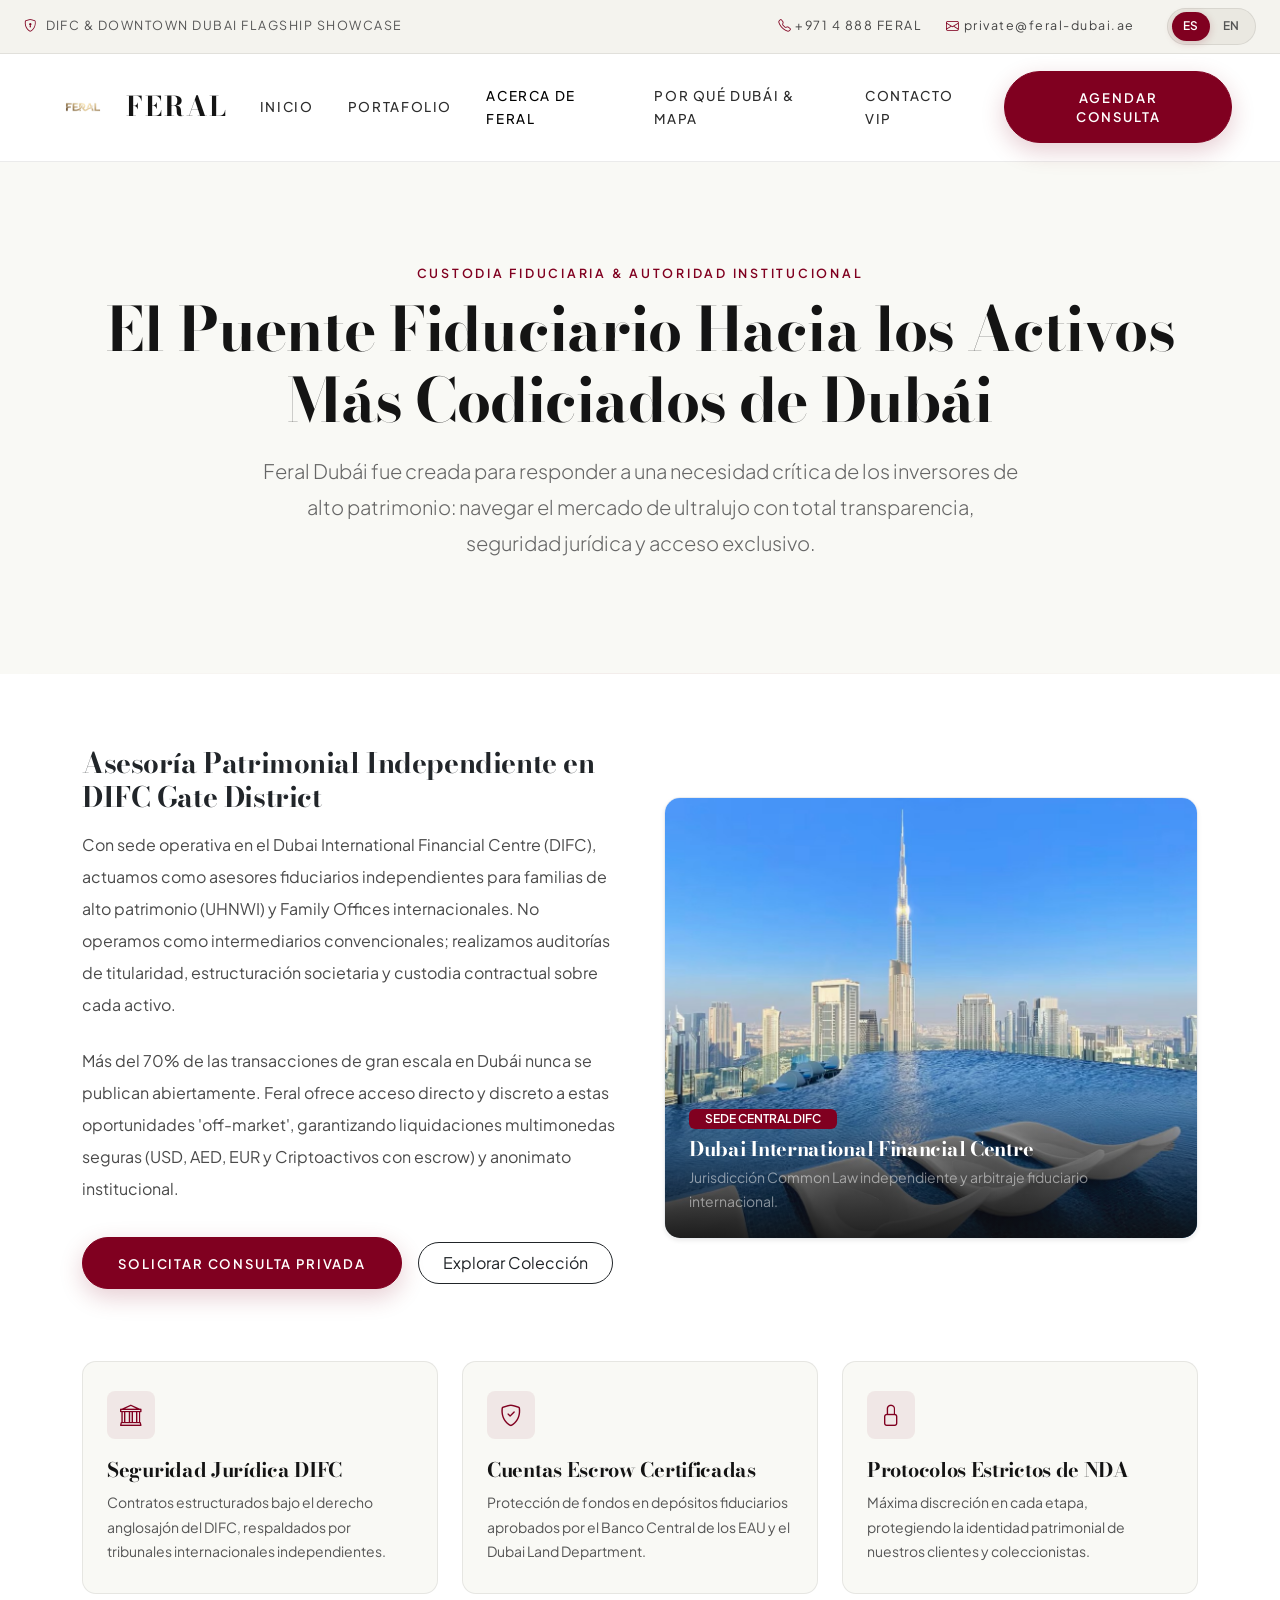
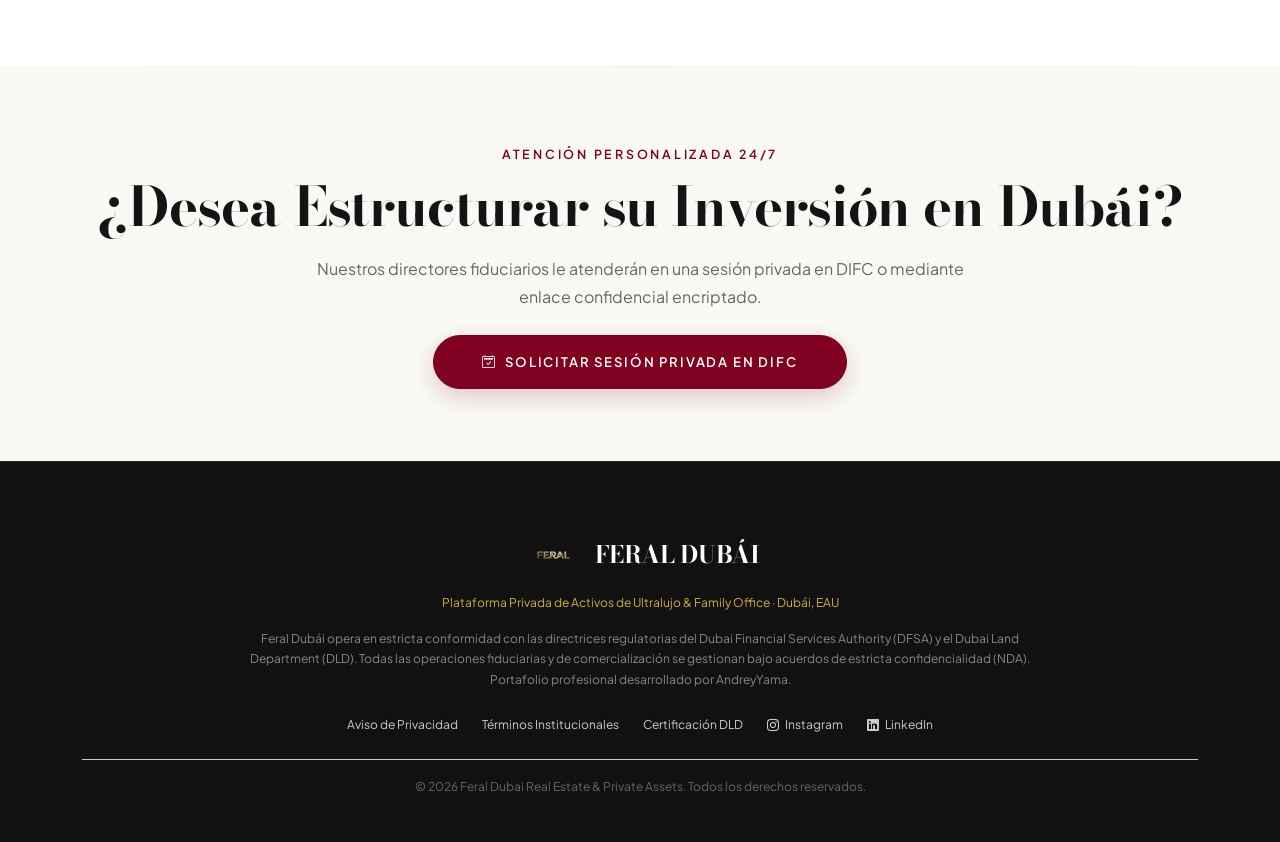
<file: acerca-de.html>
<!DOCTYPE html>
<html lang="es">
<head>
    <meta charset="UTF-8">
    <meta name="viewport" content="width=device-width, initial-scale=1.0, maximum-scale=5.0">
    <title>Acerca de Feral Dubái | Gobernanza Fiduciaria & Family Office DIFC</title>
    
    <!-- Meta SEO & Open Graph -->
    <meta name="description" content="Conozca el rol fiduciario, la arquitectura jurídica bajo DIFC Common Law y el acceso off-market exclusivo de Feral Dubái para familias de alto patrimonio (UHNWI).">
    <meta name="theme-color" content="#F9F9F5">

    <!-- Bootstrap 5.3.3 CSS -->
    <link href="https://cdn.jsdelivr.net/npm/bootstrap@5.3.3/dist/css/bootstrap.min.css" rel="stylesheet">
    
    <!-- Bootstrap Icons 1.11.3 -->
    <link rel="stylesheet" href="https://cdn.jsdelivr.net/npm/bootstrap-icons@1.11.3/font/bootstrap-icons.min.css">
    
    <!-- Google Fonts: Bodoni Moda (Editorial Serif) & Plus Jakarta Sans (Clean Modern Sans) -->
    <link rel="preconnect" href="https://fonts.googleapis.com">
    <link rel="preconnect" href="https://fonts.gstatic.com" crossorigin>
    <link href="https://fonts.googleapis.com/css2?family=Bodoni+Moda:ital,opsz,wght@0,6..96,400;0,6..96,600;0,6..96,700;1,6..96,400;1,6..96,600&family=Plus+Jakarta+Sans:wght@300;400;500;600;700&display=swap" rel="stylesheet">
    
    <!-- Master Luxury Stylesheet -->
    <link rel="stylesheet" href="./css/styles.css">
</head>
<body>

    <!-- ==========================================
         TOP BAR DE CONTACTO INSTITUCIONAL (DESKTOP)
         ========================================== -->
    <div class="top-bar py-2 px-4 d-none d-lg-flex justify-content-between align-items-center">
        <div class="d-flex align-items-center gap-2">
            <i class="bi bi-shield-lock text-burgundy"></i>
            <span data-i18n="topbar.flagship">DIFC & DOWNTOWN DUBAI FLAGSHIP SHOWCASE</span>
        </div>
        <div class="d-flex align-items-center gap-4">
            <a href="tel:+97148883372" class="d-flex align-items-center gap-1">
                <i class="bi bi-telephone text-burgundy"></i>
                <span data-i18n="topbar.phone">+971 4 888 FERAL</span>
            </a>
            <a href="mailto:private@feral-dubai.ae" class="d-flex align-items-center gap-1">
                <i class="bi bi-envelope text-burgundy"></i>
                <span data-i18n="topbar.email">private@feral-dubai.ae</span>
            </a>
            <!-- Selector Bilingüe Desktop -->
            <div class="lang-switcher ms-2">
                <button type="button" class="lang-btn active" data-lang="es">ES</button>
                <button type="button" class="lang-btn" data-lang="en">EN</button>
            </div>
        </div>
    </div>

    <!-- ==========================================
         BARRA DE NAVEGACIÓN PRINCIPAL
         ========================================== -->
    <nav class="navbar navbar-expand-lg sticky-top navbar-feral">
        <div class="container-fluid px-2 px-md-4">
            <!-- Brand Logo & Nombre -->
            <a class="navbar-brand d-flex align-items-center gap-2" href="index.html">
                <img src="./assets/logo.png" alt="Feral Dubái Logo" class="brand-logo" onerror="this.style.display='none'">
                <span class="brand-title">FERAL</span>
            </a>

            <!-- Acciones Móviles: Selector de Idioma + Menú Hamburguesa -->
            <div class="d-flex align-items-center gap-2 d-lg-none">
                <div class="lang-switcher">
                    <button type="button" class="lang-btn active" data-lang="es">ES</button>
                    <button type="button" class="lang-btn" data-lang="en">EN</button>
                </div>
                <button class="navbar-toggler-luxury" type="button" data-bs-toggle="offcanvas" data-bs-target="#mobileMenu" aria-controls="mobileMenu" aria-label="Abrir Menú">
                    <i class="bi bi-list"></i>
                </button>
            </div>

            <!-- Navegación Desktop -->
            <div class="collapse navbar-collapse justify-content-end d-none d-lg-flex" id="navbarDesktop">
                <ul class="navbar-nav align-items-center gap-1">
                    <li class="nav-item">
                        <a class="nav-link text-uppercase" href="index.html#hero" data-i18n="nav.home">Inicio</a>
                    </li>
                    <li class="nav-item">
                        <a class="nav-link text-uppercase" href="index.html#catalogo" data-i18n="nav.portfolio">Portafolio</a>
                    </li>
                    <li class="nav-item">
                        <a class="nav-link text-uppercase active" href="acerca-de.html" data-i18n="nav.about">Acerca de Feral</a>
                    </li>
                    <li class="nav-item">
                        <a class="nav-link text-uppercase" href="index.html#mapa" data-i18n="nav.insights_map">Por Qué Dubái & Mapa</a>
                    </li>
                    <li class="nav-item">
                        <a class="nav-link text-uppercase" href="index.html#concierge" data-i18n="nav.concierge">Contacto VIP</a>
                    </li>
                    <li class="nav-item ms-2">
                        <a href="index.html#concierge" class="btn btn-feral-cta" data-i18n="nav.cta">
                            <i class="bi bi-calendar2-check"></i> Agendar Consulta
                        </a>
                    </li>
                </ul>
            </div>
        </div>
    </nav>

    <!-- ==========================================
         OFFCANVAS MOBILE DRAWER FLOTANTE
         ========================================== -->
    <div class="offcanvas offcanvas-end offcanvas-luxury" tabindex="-1" id="mobileMenu" aria-labelledby="mobileMenuLabel">
        <div class="offcanvas-header d-flex justify-content-between align-items-center">
            <div class="d-flex align-items-center">
                <img src="./assets/logo.png" alt="Feral Logo" class="brand-logo me-2" style="height: 32px;" onerror="this.style.display='none'">
                <span class="font-heading fw-bold fs-4 text-dark">FERAL DUBÁI</span>
            </div>
            <button type="button" class="btn-close" data-bs-dismiss="offcanvas" aria-label="Cerrar"></button>
        </div>
        <div class="offcanvas-body d-flex flex-column justify-content-between p-4">
            <ul class="navbar-nav mb-4">
                <li class="nav-item">
                    <a class="nav-link" href="index.html#hero">
                        <span data-i18n="nav.home">Inicio</span>
                        <i class="bi bi-chevron-right small text-burgundy"></i>
                    </a>
                </li>
                <li class="nav-item">
                    <a class="nav-link" href="index.html#catalogo">
                        <span data-i18n="nav.portfolio">Portafolio</span>
                        <i class="bi bi-chevron-right small text-burgundy"></i>
                    </a>
                </li>
                <li class="nav-item">
                    <a class="nav-link active" href="acerca-de.html">
                        <span data-i18n="nav.about">Acerca de Feral</span>
                        <i class="bi bi-chevron-right small text-burgundy"></i>
                    </a>
                </li>
                <li class="nav-item">
                    <a class="nav-link" href="index.html#mapa">
                        <span data-i18n="nav.insights_map">Por Qué Dubái & Mapa</span>
                        <i class="bi bi-chevron-right small text-burgundy"></i>
                    </a>
                </li>
                <li class="nav-item">
                    <a class="nav-link" href="index.html#concierge">
                        <span data-i18n="nav.concierge">Contacto VIP</span>
                        <i class="bi bi-chevron-right small text-burgundy"></i>
                    </a>
                </li>
            </ul>

            <div class="mobile-drawer-footer border-top border-light-subtle pt-4">
                <div class="d-flex justify-content-between align-items-center mb-4">
                    <span class="small text-muted text-uppercase tracking-widest">Idioma / Language</span>
                    <div class="lang-switcher">
                        <button type="button" class="lang-btn active" data-lang="es">ES</button>
                        <button type="button" class="lang-btn" data-lang="en">EN</button>
                    </div>
                </div>
                
                <a href="index.html#concierge" class="btn btn-feral-cta w-100 mb-3" data-i18n="nav.cta">
                    <i class="bi bi-calendar2-check"></i> Agendar Consulta
                </a>
            </div>
        </div>
    </div>

    <!-- ==========================================
         HERO INSTITUCIONAL DE "ACERCA DE FERAL"
         ========================================== -->
    <header class="about-hero-section text-center position-relative py-5">
        <div class="container py-4 py-md-5">
            <span class="section-tag" data-i18n="about.badge">Gobernanza Fiduciaria & Family Office DIFC</span>
            <h1 class="font-heading section-title mt-2 mb-3" style="font-size: clamp(2.3rem, 5vw, 3.8rem);">
                El Puente Fiduciario Hacia los Activos Más Codiciados de Dubái
            </h1>
            <p class="fs-5 fw-light text-muted mx-auto" style="max-width: 760px; line-height: 1.8;" data-i18n="about.lead">
                Feral Dubái fue creada para responder a una necesidad crítica de los inversores de alto patrimonio: navegar el mercado de ultralujo con total transparencia, seguridad jurídica y acceso exclusivo.
            </p>
        </div>
    </header>

    <hr class="luxury-divider">

    <!-- ==========================================
         CUERPO EDITORIAL & PILARES DE AUTORIDAD
         ========================================== -->
    <main class="about-content-section py-5" style="background-color: var(--feral-bg-white);">
        <div class="container py-4">
            <div class="row g-5 align-items-center mb-5">
                <div class="col-lg-6">
                    <h2 class="font-heading h3 fw-bold mb-3 text-dark">
                        Asesoría Patrimonial Independiente en DIFC Gate District
                    </h2>
                    <p class="lh-lg mb-4" style="color: #4A4A4A;" data-i18n="about.desc1">
                        Con sede operativa en el Dubai International Financial Centre (DIFC), actuamos como asesores fiduciarios independientes para familias de alto patrimonio (UHNWI) y Family Offices internacionales. No operamos como intermediarios convencionales; realizamos auditorías de titularidad, estructuración societaria y custodia contractual sobre cada activo.
                    </p>
                    <p class="lh-lg mb-4" style="color: #4A4A4A;" data-i18n="about.desc2">
                        Más del 70% de las transacciones de gran escala en Dubái nunca se publican abiertamente. Feral ofrece acceso directo y discreto a estas oportunidades 'off-market', garantizando liquidaciones multimonedas seguras (USD, AED, EUR y Criptoactivos con escrow) y anonimato institucional.
                    </p>
                    <div class="d-flex align-items-center gap-3 pt-2">
                        <a href="index.html#concierge" class="btn btn-feral-cta" data-i18n="hero.cta_vip">
                            <i class="bi bi-chat-left-text"></i> Solicitar Consulta Privada
                        </a>
                        <a href="index.html#catalogo" class="btn btn-outline-dark px-4 py-2 rounded-pill" data-i18n="hero.cta_catalog">
                            Explorar Colección
                        </a>
                    </div>
                </div>

                <div class="col-lg-6">
                    <div class="position-relative rounded-4 overflow-hidden shadow-sm border border-light-subtle">
                        <img src="./assets/img-pagina/fondo.jpg" alt="DIFC Family Office Architecture" class="w-100 object-fit-cover" style="height: 440px; filter: brightness(0.96) contrast(1.04);">
                        <div class="position-absolute bottom-0 start-0 w-100 p-4" style="background: linear-gradient(transparent, rgba(15,15,15,0.88));">
                            <span class="badge px-3 py-1 mb-2 text-uppercase fw-semibold" style="background-color: var(--feral-burgundy); color: #FFFFFF;">Sede Central DIFC</span>
                            <h4 class="font-heading h5 text-white mb-1">Dubai International Financial Centre</h4>
                            <p class="small text-white-50 mb-0">Jurisdicción Common Law independiente y arbitraje fiduciario internacional.</p>
                        </div>
                    </div>
                </div>
            </div>

            <!-- Cuadrícula de 3 Pilares Fiduciarios -->
            <div class="row g-4 mt-2">
                <div class="col-md-4">
                    <div class="pillar-card h-100">
                        <div class="pillar-icon">
                            <i class="bi bi-bank"></i>
                        </div>
                        <h3 class="font-heading h5 mb-2" data-i18n="about.pillar1_title">Seguridad Jurídica DIFC</h3>
                        <p class="small mb-0" style="color: #555555;" data-i18n="about.pillar1_desc">
                            Contratos estructurados bajo el derecho anglosajón del DIFC, respaldados por tribunales internacionales independientes y registro mercantil privado.
                        </p>
                    </div>
                </div>

                <div class="col-md-4">
                    <div class="pillar-card h-100">
                        <div class="pillar-icon">
                            <i class="bi bi-shield-check"></i>
                        </div>
                        <h3 class="font-heading h5 mb-2" data-i18n="about.pillar2_title">Cuentas Escrow Certificadas</h3>
                        <p class="small mb-0" style="color: #555555;" data-i18n="about.pillar2_desc">
                            Protección total de fondos en depósitos fiduciarios aprobados por el Banco Central de los EAU y el Dubai Land Department (DLD).
                        </p>
                    </div>
                </div>

                <div class="col-md-4">
                    <div class="pillar-card h-100">
                        <div class="pillar-icon">
                            <i class="bi bi-lock"></i>
                        </div>
                        <h3 class="font-heading h5 mb-2" data-i18n="about.pillar3_title">Protocolos Estrictos de NDA</h3>
                        <p class="small mb-0" style="color: #555555;" data-i18n="about.pillar3_desc">
                            Máxima discreción en cada etapa, protegiendo la identidad patrimonial, los vehículos societarios y las transacciones de nuestros clientes.
                        </p>
                    </div>
                </div>
            </div>
        </div>
    </main>

    <hr class="luxury-divider">

    <!-- ==========================================
         CALL TO ACTION INFERIOR DE ADVISORY
         ========================================== -->
    <section class="py-5 text-center" style="background-color: var(--feral-bg-base);">
        <div class="container py-4">
            <span class="section-tag" data-i18n="concierge.badge">Atención Personalizada 24/7</span>
            <h2 class="font-heading section-title mt-2 mb-3">¿Desea Estructurar su Inversión en Dubái?</h2>
            <p class="text-muted mx-auto mb-4" style="max-width: 660px;">
                Nuestros directores fiduciarios le atenderán en una sesión privada en DIFC o mediante enlace confidencial encriptado.
            </p>
            <a href="index.html#concierge" class="btn btn-feral-cta px-5 py-3">
                <i class="bi bi-calendar2-check"></i> Solicitar Sesión Privada en DIFC
            </a>
        </div>
    </section>

    <!-- ==========================================
         FOOTER INSTITUCIONAL DE ALTA GAMA
         ========================================== -->
    <footer class="footer-luxury text-center">
        <div class="container">
            <div class="d-flex justify-content-center align-items-center mb-3">
                <img src="./assets/logo.png" alt="Feral Logo" style="height: 36px; width: auto;" class="me-2" onerror="this.style.display='none'">
                <span class="font-heading fw-bold fs-4 text-white">FERAL DUBÁI</span>
            </div>
            
            <p class="small mb-3" style="color: #D4AF37;" data-i18n="footer.tagline">
                Plataforma Privada de Activos de Ultralujo & Family Office · Dubái, EAU
            </p>

            <p class="small mx-auto mb-4" style="max-width: 820px; line-height: 1.7; color: #888888;" data-i18n="footer.legal">
                Feral Dubái opera en estricta conformidad con las directrices regulatorias del Dubai Financial Services Authority (DFSA) y el Dubai Land Department (DLD). Todas las operaciones fiduciarias y de comercialización se gestionan bajo acuerdos de estricta confidencialidad (NDA). Portafolio profesional desarrollado por AndreyYama.
            </p>

            <div class="footer-links d-flex flex-wrap justify-content-center gap-4 mb-4 small">
                <a href="index.html#hero" data-i18n="footer.privacy">Aviso de Privacidad</a>
                <a href="index.html#hero" data-i18n="footer.terms">Términos Institucionales</a>
                <a href="index.html#hero" data-i18n="footer.dld">Certificación DLD</a>
                <a href="https://instagram.com" target="_blank" rel="noopener noreferrer"><i class="bi bi-instagram me-1"></i> Instagram</a>
                <a href="https://linkedin.com" target="_blank" rel="noopener noreferrer"><i class="bi bi-linkedin me-1"></i> LinkedIn</a>
            </div>

            <div class="small border-top border-secondary-subtle pt-3" style="color: #666666;" data-i18n="footer.copy">
                &copy; 2026 Feral Dubai Real Estate & Private Assets. Todos los derechos reservados.
            </div>
        </div>
    </footer>

    <!-- Bootstrap 5.3.3 Bundle JS -->
    <script src="https://cdn.jsdelivr.net/npm/bootstrap@5.3.3/dist/js/bootstrap.bundle.min.js"></script>
    
    <!-- Script Modular Principal -->
    <script type="module" src="./js/main.js"></script>
</body>
</html>
</file>
<file: css/styles.css>
/* ========================================================
   FERAL DUBÁI — LUXURY ASSETS & FAMILY OFFICE
   Master Stylesheet (Strategic Conversion Funnel & Luxury Light)
   ======================================================== */

@import url('https://fonts.googleapis.com/css2?family=Bodoni+Moda:ital,opsz,wght@0,6..96,400;0,6..96,600;0,6..96,700;1,6..96,400;1,6..96,600&family=Plus+Jakarta+Sans:wght@300;400;500;600;700&display=swap');

:root {
  /* ========================================================
     OFFICIAL BRAND PALETTE (BURGUNDY & WINE ACCENTS)
     ======================================================== */
  --feral-burgundy: #800020;        /* Burgundy Profundo Oficial */
  --feral-bordeaux: #6B0F1A;        /* Bordeaux Intenso */
  --feral-ruby: #9B2335;            /* Ruby Accent Oficial */
  --feral-ruby-light: #B83346;      /* Ruby Claro para Realces */
  --feral-ruby-subtle: rgba(128, 0, 32, 0.07);
  --feral-burgundy-glow: rgba(128, 0, 32, 0.2);
  --feral-gold-accent: #C5A059;     /* Detalle de Oro suave */

  /* ========================================================
     LUXURY LIGHT SYSTEM (FONDOS LIMPIOS, LUMINOSOS Y CLAROS)
     ======================================================== */
  --feral-bg-base: #F9F9F5;          /* Blanco Marfil / Perla Suave */
  --feral-bg-white: #FFFFFF;         /* Blanco Puro para Tarjetas */
  --feral-bg-subtle: #F4F3EC;        /* Fondo Sutil para Métricas / Acerca */
  --feral-card-bg: #FFFFFF;          /* Superficie de Tarjetas */
  --feral-card-hover: #FFFFFF;

  /* ========================================================
     TIPOGRAFÍA DE ALTO CONTRASTE (ANTRACITA & CHARCOAL)
     ======================================================== */
  --feral-text-primary: #141414;     /* Antracita Profundo para Títulos */
  --feral-text-secondary: #383838;   /* Gris Oscuro Cálido para Párrafos */
  --feral-text-muted: #666666;       /* Metadatos y Ubicaciones */
  --feral-text-ruby: #800020;        /* Acentos de Texto Borgoña */

  /* Bordes de Lujo & Glassmorphism Claro */
  --border-light: rgba(0, 0, 0, 0.08);
  --border-subtle: rgba(0, 0, 0, 0.04);
  --border-burgundy: rgba(128, 0, 32, 0.2);
  --border-ruby-glass: rgba(155, 35, 53, 0.3);
  --glass-nav: rgba(255, 255, 255, 0.95);
  --glass-blur: blur(18px);
  --radius-sm: 8px;
  --radius-md: 14px;
  --radius-lg: 20px;
  --radius-pill: 9999px;

  /* Tipografía */
  --font-serif: 'Bodoni Moda', Georgia, serif;
  --font-sans: 'Plus Jakarta Sans', -apple-system, BlinkMacSystemFont, 'Segoe UI', Roboto, sans-serif;
  --transition-smooth: all 0.3s cubic-bezier(0.16, 1, 0.3, 1);
  --shadow-soft: 0 8px 30px rgba(0, 0, 0, 0.04);
  --shadow-hover: 0 18px 45px rgba(128, 0, 32, 0.08);
}

/* ========================================================
   RESETS & GLOBAL STYLES
   ======================================================== */
*, *::before, *::after {
  box-sizing: border-box;
}

html {
  scroll-behavior: smooth;
  font-size: 16px;
  -webkit-text-size-adjust: 100%;
}

body {
  margin: 0;
  padding: 0;
  background-color: var(--feral-bg-base);
  color: var(--feral-text-secondary);
  font-family: var(--font-sans);
  line-height: 1.75;
  overflow-x: hidden;
  -webkit-font-smoothing: antialiased;
  -moz-osx-font-smoothing: grayscale;
}

/* ========================================================
   JERARQUÍA TIPOGRÁFICA Y COLORES DE TEXTO (ALTO CONTRASTE)
   ======================================================== */
h1, h2, h3, h4, h5, h6,
.font-heading {
  color: var(--feral-text-primary);
  font-family: var(--font-serif) !important;
  font-weight: 700 !important;
  letter-spacing: -0.015em;
}

p, li {
  color: var(--feral-text-secondary);
  font-weight: 400;
  line-height: 1.75;
}

.text-muted,
p.text-muted,
span.text-muted,
div.text-muted,
small.text-muted,
.small.text-muted {
  color: var(--feral-text-muted) !important;
  opacity: 1 !important;
}

.text-burgundy {
  color: var(--feral-burgundy) !important;
}

.text-ruby {
  color: var(--feral-ruby) !important;
}

.hero-gold-text {
  color: #F7E7C4 !important;
  font-weight: 700 !important;
  text-shadow: 0 4px 20px rgba(0, 0, 0, 0.95), 0 2px 6px rgba(0, 0, 0, 0.8) !important;
}

.bg-burgundy-subtle {
  background-color: var(--feral-ruby-subtle) !important;
  color: var(--feral-burgundy) !important;
  border: 1px solid var(--border-burgundy) !important;
}

.bg-dark-glass {
  background-color: rgba(20, 20, 20, 0.75) !important;
  backdrop-filter: blur(8px);
  color: #FFFFFF !important;
  border: 1px solid rgba(255, 255, 255, 0.15);
}

.tracking-widest {
  letter-spacing: 0.18em;
}

/* ========================================================
   TOP BAR (DESKTOP)
   ======================================================== */
.top-bar {
  background-color: #F4F3EE;
  border-bottom: 1px solid var(--border-light);
  font-size: 0.78rem;
  letter-spacing: 0.12em;
  color: #555555;
  z-index: 1040;
}

.top-bar a {
  color: #444444;
  text-decoration: none;
  transition: var(--transition-smooth);
}

.top-bar a:hover {
  color: var(--feral-burgundy);
}

/* Language Switcher */
.lang-switcher {
  display: inline-flex;
  align-items: center;
  background: #EAE8E1;
  border: 1px solid var(--border-light);
  border-radius: var(--radius-pill);
  padding: 3px 4px;
  gap: 2px;
}

.lang-btn {
  background: transparent;
  border: none;
  color: #555555;
  font-size: 0.74rem;
  font-weight: 600;
  padding: 4px 11px;
  border-radius: var(--radius-pill);
  cursor: pointer;
  transition: var(--transition-smooth);
  letter-spacing: 0.05em;
}

.lang-btn.active, .lang-btn:hover {
  background-color: var(--feral-burgundy);
  color: #FFFFFF;
  box-shadow: 0 2px 8px var(--feral-burgundy-glow);
}

/* ========================================================
   NAVBAR (LUMINOUS GLASS · DUBAI HOLDING STYLE)
   ======================================================== */
.navbar-feral {
  background-color: var(--glass-nav) !important;
  backdrop-filter: var(--glass-blur);
  -webkit-backdrop-filter: var(--glass-blur);
  border-bottom: 1px solid var(--border-light);
  padding: 1.1rem 1.5rem;
  transition: var(--transition-smooth);
  z-index: 1030;
}

.navbar-feral.navbar-scrolled {
  box-shadow: 0 10px 30px rgba(0, 0, 0, 0.05);
  border-bottom: 1px solid var(--border-burgundy);
  padding: 0.85rem 1.5rem;
}

.navbar-brand .brand-logo {
  height: 38px;
  width: auto;
  object-fit: contain;
}

.brand-title {
  font-family: var(--font-serif);
  font-size: 1.7rem;
  letter-spacing: 0.08em;
  color: var(--feral-text-primary);
  font-weight: 700;
}

.navbar-feral .nav-link {
  color: #2D2D2D;
  font-size: 0.84rem;
  letter-spacing: 0.12em;
  font-weight: 500;
  padding: 0.5rem 0.95rem !important;
  transition: var(--transition-smooth);
  position: relative;
}

.navbar-feral .nav-link:hover,
.navbar-feral .nav-link:focus {
  color: var(--feral-burgundy);
}

.navbar-feral .nav-link::after {
  content: '';
  position: absolute;
  bottom: -2px;
  left: 50%;
  width: 0;
  height: 2px;
  background-color: var(--feral-burgundy);
  transition: var(--transition-smooth);
  transform: translateX(-50%);
}

.navbar-feral .nav-link:hover::after {
  width: 70%;
}

/* Mobile Toggler */
.navbar-toggler-luxury {
  border: 1px solid #DCD9D0;
  background: #F4F3EE;
  color: var(--feral-text-primary);
  padding: 7px 11px;
  border-radius: var(--radius-sm);
  font-size: 1.35rem;
  display: flex;
  align-items: center;
  justify-content: center;
  transition: var(--transition-smooth);
}

.navbar-toggler-luxury:hover,
.navbar-toggler-luxury:focus {
  background: var(--feral-ruby-subtle);
  border-color: var(--feral-burgundy);
  color: var(--feral-burgundy);
  outline: none;
}

/* ========================================================
   OFFCANVAS MOBILE DRAWER (LIGHT ELEGANT)
   ======================================================== */
.offcanvas-luxury {
  background-color: #FFFFFF !important;
  border-left: 1px solid var(--border-burgundy);
  width: 86% !important;
  max-width: 380px;
}

.offcanvas-luxury .offcanvas-header {
  border-bottom: 1px solid var(--border-light);
  padding: 1.6rem 1.5rem;
}

.offcanvas-luxury .btn-close {
  opacity: 0.7;
  transition: var(--transition-smooth);
}

.offcanvas-luxury .btn-close:hover {
  opacity: 1;
  transform: rotate(90deg);
}

.offcanvas-luxury .nav-link {
  font-size: 1.05rem;
  letter-spacing: 0.1em;
  padding: 1rem 0 !important;
  border-bottom: 1px solid rgba(0, 0, 0, 0.05);
  color: var(--feral-text-primary);
  display: flex;
  align-items: center;
  justify-content: space-between;
}

.offcanvas-luxury .nav-link:hover {
  color: var(--feral-burgundy);
  padding-left: 8px !important;
}

/* ========================================================
   HERO SECTION (CINEMATIC & DIRECT CONVERSION VALUE)
   ======================================================== */
.hero-luxury {
  position: relative;
  min-height: 86vh;
  display: flex;
  align-items: center;
  justify-content: center;
  padding: clamp(6.5rem, 11vw, 9.5rem) 1.5rem clamp(4rem, 7vw, 6.5rem) 1.5rem;
  background-color: #141414;
  overflow: hidden;
}

.hero-bg-img {
  position: absolute;
  top: 0;
  left: 0;
  width: 100%;
  height: 100%;
  object-fit: cover;
  object-position: center;
  filter: brightness(0.65) contrast(1.1);
  transform: scale(1.02);
  transition: transform 12s ease-out;
  z-index: 1;
}

.hero-luxury:hover .hero-bg-img {
  transform: scale(1);
}

.hero-overlay {
  position: absolute;
  top: 0;
  left: 0;
  width: 100%;
  height: 100%;
  background: radial-gradient(circle at center, rgba(15, 15, 15, 0.35) 0%, rgba(15, 15, 15, 0.75) 75%, rgba(15, 15, 15, 0.92) 100%);
  z-index: 2;
}

.hero-content {
  position: relative;
  z-index: 3;
  max-width: 940px;
}

.hero-badge {
  display: inline-block;
  padding: 7px 22px;
  background: rgba(255, 255, 255, 0.15);
  border: 1px solid rgba(255, 255, 255, 0.32);
  border-radius: var(--radius-pill);
  font-size: 0.76rem;
  letter-spacing: 0.22em;
  text-transform: uppercase;
  color: #FFFFFF;
  margin-bottom: 1.8rem;
  backdrop-filter: blur(12px);
  box-shadow: 0 4px 20px rgba(0, 0, 0, 0.3);
}

.hero-title {
  font-family: var(--font-serif) !important;
  font-size: clamp(2.3rem, 6vw, 4.4rem);
  line-height: 1.15;
  color: #FFFFFF !important;
  font-weight: 700 !important;
  margin-bottom: 1.6rem;
  text-shadow: 0 4px 24px rgba(0, 0, 0, 0.95), 0 2px 6px rgba(0, 0, 0, 0.8) !important;
}

.hero-title span,
.hero-title .text-burgundy,
.hero-title .hero-gold-text {
  color: #F7E7C4 !important;
  font-weight: 700 !important;
  text-shadow: 0 4px 24px rgba(0, 0, 0, 0.95), 0 2px 6px rgba(0, 0, 0, 0.8) !important;
}

.hero-subtitle {
  font-size: clamp(1.05rem, 2.1vw, 1.25rem);
  color: #F9F9F5 !important;
  font-weight: 400 !important;
  max-width: 740px;
  margin: 0 auto 2.2rem auto;
  line-height: 1.75;
  text-shadow: 0 2px 12px rgba(0, 0, 0, 0.85);
}

/* ========================================================
   HERO FAN DECK SHOWCASE (VITRINA ESCALONADA TIPO ABANICO)
   ======================================================== */
.hero-fan-showcase {
  position: relative;
  width: 100%;
  max-width: 1160px;
  margin: clamp(2rem, 3.8vw, 3.5rem) auto 0 auto;
  user-select: none;
}

.hero-fan-viewport {
  position: relative;
  width: 100%;
  height: 440px;
  overflow: visible;
  perspective: 1200px;
}

.hero-fan-track {
  position: relative;
  width: 100%;
  height: 100%;
  display: flex;
  justify-content: center;
  align-items: center;
}

.hero-fan-card {
  position: absolute;
  width: 280px;
  height: 400px;
  border-radius: 22px;
  overflow: hidden;
  transition: transform 0.65s cubic-bezier(0.16, 1, 0.3, 1), opacity 0.55s ease, box-shadow 0.55s ease, filter 0.55s ease;
  will-change: transform, opacity;
  cursor: pointer;
  background: #11070A;
}

.hero-fan-card-inner {
  position: relative;
  width: 100%;
  height: 100%;
  border-radius: inherit;
  overflow: hidden;
  border: 1px solid rgba(197, 160, 89, 0.28);
}

.hero-fan-card.is-center .hero-fan-card-inner {
  border: 1.5px solid rgba(197, 160, 89, 0.7);
}

.hero-fan-img {
  width: 100%;
  height: 100%;
  object-fit: cover;
  display: block;
  transition: transform 0.8s ease;
}

.hero-fan-card:hover .hero-fan-img {
  transform: scale(1.05);
}

.hero-fan-overlay {
  position: absolute;
  top: 0;
  left: 0;
  width: 100%;
  height: 100%;
  background: linear-gradient(180deg, rgba(8, 2, 5, 0.2) 0%, rgba(8, 2, 5, 0.45) 45%, rgba(6, 1, 4, 0.96) 100%);
  pointer-events: none;
}

.hero-fan-badge-top {
  position: absolute;
  top: 14px;
  left: 14px;
  right: 14px;
  display: flex;
  justify-content: space-between;
  align-items: center;
  gap: 6px;
  z-index: 2;
}

.hero-fan-badge-top .badge {
  font-size: 0.68rem;
  letter-spacing: 0.04em;
}

.hero-fan-info {
  position: absolute;
  bottom: 0;
  left: 0;
  right: 0;
  padding: 1.25rem 1.2rem;
  z-index: 2;
  text-align: left;
}

.hero-fan-loc {
  font-size: 0.76rem;
  color: #D4AF37;
  letter-spacing: 0.08em;
  font-weight: 600;
  margin-bottom: 0.2rem;
}

.hero-fan-title {
  font-size: 1.22rem;
  font-weight: 700;
  color: #FFFFFF;
  line-height: 1.25;
  margin-bottom: 0.35rem;
}

.hero-fan-spec {
  font-size: 0.8rem;
  color: #D6D0C7 !important;
  line-height: 1.4;
}

/* Indicadores Minimalistas Fan Deck (Barra fina + Puntos) */
.hero-fan-indicators-wrap {
  display: flex;
  flex-direction: column;
  align-items: center;
  margin-top: 1.4rem;
}

.hero-fan-progress-track {
  width: 140px;
  height: 3px;
  background: rgba(255, 255, 255, 0.18);
  border-radius: 3px;
  overflow: hidden;
  margin-bottom: 0.6rem;
}

.hero-fan-progress-bar {
  height: 100%;
  width: 20%;
  background: linear-gradient(90deg, var(--feral-burgundy), #C5A059);
  border-radius: 3px;
  transition: width 0.45s ease, margin-left 0.45s cubic-bezier(0.16, 1, 0.3, 1);
}

.hero-fan-dots {
  display: flex;
  justify-content: center;
  align-items: center;
  gap: 6px;
}

.hero-fan-dot {
  width: 8px;
  height: 8px;
  border-radius: 50%;
  background: rgba(255, 255, 255, 0.25);
  border: none;
  padding: 0;
  cursor: pointer;
  transition: all 0.35s ease;
}

.hero-fan-dot.active {
  width: 24px;
  border-radius: 8px;
  background-color: #C5A059;
  box-shadow: 0 0 10px rgba(197, 160, 89, 0.6);
}

/* ========================================================
   TRUST BAR (INSTITUTIONAL CONFIDENCE ANCHOR)
   ======================================================== */
.trust-bar-wrapper {
  background-color: #FFFFFF;
  border-bottom: 1px solid var(--border-light);
  padding: 1.4rem 1rem;
  box-shadow: 0 4px 20px rgba(0, 0, 0, 0.02);
  position: relative;
  z-index: 10;
}

.trust-item {
  display: flex;
  align-items: center;
  gap: 0.6rem;
  font-size: 0.82rem;
  font-weight: 600;
  color: #333333;
  letter-spacing: 0.02em;
}

.trust-item i {
  color: var(--feral-burgundy);
  font-size: 1.1rem;
}

/* ========================================================
   SECCIÓN INSTITUCIONAL & AUTORIDAD ("ACERCA DE FERAL")
   ======================================================== */
.about-section {
  background-color: var(--feral-bg-white);
  padding: clamp(5rem, 8vw, 8rem) 1.5rem;
  position: relative;
}

.pillar-card {
  background: var(--feral-bg-base);
  border: 1px solid var(--border-light);
  border-radius: var(--radius-md);
  padding: 1.8rem 1.5rem;
  transition: var(--transition-smooth);
}

.pillar-card:hover {
  border-color: var(--border-burgundy);
  background: #FFFFFF;
  box-shadow: var(--shadow-hover);
  transform: translateY(-4px);
}

.pillar-icon {
  width: 48px;
  height: 48px;
  border-radius: var(--radius-sm);
  background: var(--feral-ruby-subtle);
  color: var(--feral-burgundy);
  display: flex;
  align-items: center;
  justify-content: center;
  font-size: 1.35rem;
  margin-bottom: 1.2rem;
}

/* ========================================================
   CARRUSEL INTERACTIVO DE ACTIVOS (HORIZONTAL & TOUCH)
   ======================================================== */
.portfolio-section {
  background-color: var(--feral-bg-base);
  padding: clamp(5rem, 8vw, 8rem) 1.5rem;
  position: relative;
}

.section-tag {
  font-size: 0.78rem;
  letter-spacing: 0.22em;
  text-transform: uppercase;
  color: var(--feral-burgundy);
  font-weight: 600;
}

.section-title,
h2.section-title {
  font-family: var(--font-serif) !important;
  font-size: clamp(2.1rem, 4.5vw, 3.4rem);
  font-weight: 700 !important;
  color: #141414 !important;
  line-height: 1.18;
  letter-spacing: -0.015em;
  text-shadow: none !important;
}

.section-desc {
  color: var(--feral-text-muted);
  max-width: 660px;
  margin: 1rem auto 0 auto;
  font-size: 0.98rem;
  line-height: 1.75;
}

/* Category Filter Tabs */
.filter-tabs-wrapper {
  overflow-x: auto;
  padding: 0.8rem 0 1.8rem 0;
  -webkit-overflow-scrolling: touch;
  scrollbar-width: thin;
  scrollbar-color: var(--feral-burgundy) transparent;
}

.filter-tabs-wrapper::-webkit-scrollbar {
  height: 3px;
}

.filter-tabs-wrapper::-webkit-scrollbar-thumb {
  background: var(--border-burgundy);
  border-radius: 4px;
}

.category-filter-btn {
  background: #FFFFFF;
  color: #444444;
  border: 1px solid var(--border-light);
  border-radius: var(--radius-pill);
  padding: 0.7rem 1.6rem;
  font-size: 0.8rem;
  letter-spacing: 0.1em;
  font-weight: 500;
  text-transform: uppercase;
  white-space: nowrap;
  transition: var(--transition-smooth);
  cursor: pointer;
  box-shadow: 0 2px 8px rgba(0, 0, 0, 0.02);
}

.category-filter-btn:hover {
  color: var(--feral-burgundy);
  border-color: var(--border-burgundy);
  transform: translateY(-2px);
}

.category-filter-btn.active {
  background-color: var(--feral-burgundy);
  color: #FFFFFF;
  border-color: var(--feral-burgundy);
  font-weight: 600;
  box-shadow: 0 4px 16px var(--feral-burgundy-glow);
  transform: translateY(-2px);
}

/* ========================================================
   VITRINA VISUAL DINÁMICA COVERFLOW (AUTO-ROTACIÓN & ENFOQUE)
   ======================================================== */
.catalog-carousel-wrapper {
  position: relative;
  overflow: hidden;
  padding: 1rem 0 2rem 0;
}

.catalog-carousel {
  display: flex;
  overflow-x: auto;
  scroll-snap-type: x mandatory;
  scroll-behavior: smooth;
  gap: 1.8rem;
  padding: 1.5rem 1.5rem 2.5rem 1.5rem;
  -webkit-overflow-scrolling: touch;
  scrollbar-width: none;
  align-items: flex-start;
  min-height: 560px;
}

.catalog-carousel::-webkit-scrollbar {
  display: none;
}

.carousel-card-item {
  flex: 0 0 86%;
  max-width: 380px;
  scroll-snap-align: center;
  transition: transform 0.45s cubic-bezier(0.16, 1, 0.3, 1), opacity 0.45s ease, box-shadow 0.45s ease;
  transform: scale(0.92);
  opacity: 0.72;
  cursor: pointer;
}

@media (min-width: 768px) {
  .carousel-card-item {
    flex: 0 0 460px;
    max-width: 460px;
  }
}

@media (min-width: 1200px) {
  .carousel-card-item {
    flex: 0 0 500px;
    max-width: 500px;
  }
}

/* Tarjeta Activa / Central en Vitrina */
.carousel-card-item.is-active {
  transform: scale(1.04);
  opacity: 1;
  cursor: default;
  z-index: 5;
}

.carousel-card-item.is-active .luxury-card {
  border-color: var(--feral-burgundy);
  box-shadow: 0 24px 55px rgba(128, 0, 32, 0.16), 0 8px 24px rgba(0, 0, 0, 0.06);
}

.carousel-card-item .card-expandable-details {
  display: block;
  max-height: 0;
  opacity: 0;
  overflow: hidden;
  transition: max-height 0.45s cubic-bezier(0.16, 1, 0.3, 1), opacity 0.4s ease;
}

.carousel-card-item.is-active .card-expandable-details {
  max-height: 520px;
  opacity: 1;
}

/* Indicadores de Vitrina (Dots) */
.showcase-indicators {
  display: flex;
  justify-content: center;
  align-items: center;
  gap: 8px;
  margin-top: 1.2rem;
}

.showcase-dot {
  width: 10px;
  height: 10px;
  border-radius: 50%;
  background: rgba(0, 0, 0, 0.18);
  border: none;
  padding: 0;
  transition: all 0.35s ease;
  cursor: pointer;
}

.showcase-dot.active {
  width: 32px;
  border-radius: var(--radius-pill);
  background-color: var(--feral-burgundy);
  box-shadow: 0 2px 8px var(--feral-burgundy-glow);
}

/* Carousel Arrow Controls */
.carousel-nav-btn {
  width: 48px;
  height: 48px;
  border-radius: 50%;
  border: 1px solid var(--border-burgundy);
  background-color: #FFFFFF;
  color: var(--feral-burgundy);
  display: inline-flex;
  align-items: center;
  justify-content: center;
  font-size: 1.2rem;
  transition: var(--transition-smooth);
  box-shadow: 0 4px 14px rgba(0, 0, 0, 0.05);
  cursor: pointer;
}

.carousel-nav-btn:hover {
  background-color: var(--feral-burgundy);
  color: #FFFFFF;
  transform: scale(1.05);
  box-shadow: 0 6px 18px var(--feral-burgundy-glow);
}

/* ========================================================
   TARJETAS DE ACTIVOS (EXCLUSIVIDAD & SIN PRECIOS PÚBLICOS)
   ======================================================== */
.luxury-card {
  background-color: var(--feral-card-bg);
  border: 1px solid rgba(0, 0, 0, 0.07);
  border-radius: var(--radius-lg);
  overflow: hidden;
  transition: var(--transition-smooth);
  box-shadow: var(--shadow-soft);
}

.luxury-card:hover {
  border-color: var(--border-burgundy);
  transform: translateY(-6px);
  box-shadow: var(--shadow-hover);
}

.card-img-wrapper {
  height: 290px;
  overflow: hidden;
  background-color: #F0EEE9;
}

.card-img-wrapper img {
  width: 100%;
  height: 100%;
  object-fit: cover;
  transition: transform 0.8s cubic-bezier(0.25, 1, 0.5, 1);
}

.luxury-card:hover .card-img-wrapper img {
  transform: scale(1.06);
}

/* Exclusivity Tag (Replaces Explicit Price) */
.exclusivity-pill {
  background: rgba(255, 255, 255, 0.95);
  backdrop-filter: blur(12px);
  border: 1px solid rgba(128, 0, 32, 0.22);
  color: var(--feral-text-primary);
  font-size: 0.84rem;
  font-weight: 600;
  padding: 6px 14px;
  border-radius: var(--radius-pill);
  box-shadow: 0 4px 15px rgba(0, 0, 0, 0.08);
}

.card-title {
  color: #141414 !important;
  font-family: var(--font-serif) !important;
  font-weight: 700 !important;
  font-size: 1.4rem;
  line-height: 1.3;
}

.card-specs {
  font-size: 0.82rem;
  letter-spacing: 0.02em;
  color: #4A4A4A;
}

.card-description {
  color: #555555 !important;
  font-size: 0.9rem !important;
  line-height: 1.7;
}

/* ========================================================
   SEPARADORES DE SECCIÓN DE LUJO & LÍNEAS FINAS
   ======================================================== */
.luxury-divider {
  height: 1px;
  background: linear-gradient(90deg, transparent 0%, rgba(128, 0, 32, 0.2) 50%, transparent 100%);
  border: none;
  margin: 0;
  width: 100%;
}

/* ========================================================
   SECCIÓN FUSIONADA: POR QUÉ DUBÁI & MAPA GPS (LEAFLET.JS)
   ======================================================== */
.insights-map-section {
  background-color: var(--feral-bg-subtle);
  border-top: 1px solid var(--border-light);
  border-bottom: 1px solid var(--border-light);
  padding: clamp(5rem, 8vw, 7.5rem) 1.5rem;
  position: relative;
}

.map-section {
  background-color: #FFFFFF;
  border-top: 1px solid var(--border-light);
  border-bottom: 1px solid var(--border-light);
  padding: clamp(5rem, 8vw, 8rem) 1.5rem;
  position: relative;
}

.dubai-map-container {
  height: clamp(400px, 48vw, 550px);
  width: 100%;
  border-radius: var(--radius-lg);
  border: 1px solid rgba(128, 0, 32, 0.18);
  box-shadow: 0 14px 40px rgba(0, 0, 0, 0.08);
  overflow: hidden;
  z-index: 1;
  position: relative;
}

/* Custom Leaflet Marker Pins */
.luxury-map-marker {
  background: transparent;
  border: none;
}

.marker-pin-wrapper {
  position: relative;
  width: 36px;
  height: 36px;
  display: flex;
  align-items: center;
  justify-content: center;
}

.marker-pin-pulse {
  position: absolute;
  width: 100%;
  height: 100%;
  border-radius: 50%;
  background: rgba(128, 0, 32, 0.25);
  animation: pinPulse 2s infinite ease-out;
}

.marker-pin-badge {
  width: 32px;
  height: 32px;
  border-radius: 50%;
  background: var(--feral-burgundy);
  color: #FFFFFF;
  display: flex;
  align-items: center;
  justify-content: center;
  font-size: 1rem;
  box-shadow: 0 4px 14px var(--feral-burgundy-glow);
  border: 2px solid #FFFFFF;
  z-index: 2;
  transition: var(--transition-smooth);
}

.luxury-map-marker:hover .marker-pin-badge {
  transform: scale(1.15);
  background: var(--feral-bordeaux);
}

@keyframes pinPulse {
  0% { transform: scale(0.9); opacity: 0.8; }
  70% { transform: scale(2.2); opacity: 0; }
  100% { transform: scale(2.4); opacity: 0; }
}

/* Leaflet Popup Styling */
.luxury-leaflet-popup .leaflet-popup-content-wrapper {
  background: #FFFFFF;
  border-radius: 14px;
  padding: 0;
  border: 1px solid var(--border-burgundy);
  box-shadow: 0 18px 45px rgba(0, 0, 0, 0.12);
  overflow: hidden;
}

.luxury-leaflet-popup .leaflet-popup-content {
  margin: 0;
  line-height: 1.5;
}

.luxury-map-popup .popup-img-wrapper {
  height: 135px;
  position: relative;
  overflow: hidden;
}

.luxury-map-popup .popup-img-wrapper img {
  width: 100%;
  height: 100%;
  object-fit: cover;
}

.luxury-map-popup .popup-badge {
  position: absolute;
  top: 8px;
  left: 8px;
  background: rgba(128, 0, 32, 0.88);
  color: #FFFFFF;
  font-size: 0.68rem;
  font-weight: 600;
  text-transform: uppercase;
  padding: 3px 8px;
  border-radius: var(--radius-pill);
  backdrop-filter: blur(4px);
}

.luxury-map-popup .popup-body {
  padding: 12px 14px 14px 14px;
}

.luxury-map-popup .popup-area {
  font-size: 0.74rem;
  color: #777;
  text-transform: uppercase;
  font-weight: 600;
  display: block;
  margin-bottom: 4px;
}

.luxury-map-popup .popup-title {
  font-family: var(--font-serif);
  font-size: 1.05rem;
  font-weight: 700;
  color: #141414;
  margin-bottom: 6px;
}

.luxury-map-popup .popup-exclusivity {
  font-size: 0.78rem;
  font-weight: 600;
  color: var(--feral-burgundy);
  margin-bottom: 10px;
}

/* ========================================================
   CALCULADORA DE RENTABILIDAD ROI (SECCIÓN DESTACADA · LEAD MAGNET)
   ======================================================== */
.calculator-section {
  position: relative;
  background: radial-gradient(ellipse at 80% 20%, rgba(128, 0, 32, 0.48) 0%, rgba(20, 6, 11, 0.98) 60%, #0A0306 100%) !important;
  padding: clamp(5.5rem, 9vw, 8.5rem) 1.5rem;
  overflow: hidden;
  color: #FFFFFF;
  border-top: 1px solid rgba(197, 160, 89, 0.35);
  border-bottom: 1px solid rgba(197, 160, 89, 0.35);
}

.calculator-section .section-tag {
  color: #F7E7C4 !important;
  letter-spacing: 0.22em;
  font-weight: 700;
}

.calculator-section .section-title {
  color: #FFFFFF !important;
  text-shadow: 0 4px 25px rgba(0, 0, 0, 0.8) !important;
}

.calculator-section .section-desc {
  color: #DDD9CF !important;
  max-width: 720px;
  margin: 1.2rem auto 0 auto;
  font-size: 1.02rem;
  line-height: 1.8;
}

.calculator-advisor-pill {
  display: inline-flex;
  align-items: center;
  background: rgba(197, 160, 89, 0.12);
  border: 1px solid rgba(197, 160, 89, 0.35);
  border-radius: var(--radius-pill);
  padding: 8px 24px;
  font-size: 0.84rem;
  color: #F7E7C4;
  max-width: 860px;
  line-height: 1.5;
  backdrop-filter: blur(10px);
  box-shadow: 0 4px 20px rgba(0, 0, 0, 0.3);
}

.calculator-card {
  background: rgba(22, 8, 12, 0.82) !important;
  backdrop-filter: blur(24px);
  -webkit-backdrop-filter: blur(24px);
  border: 1px solid rgba(197, 160, 89, 0.32) !important;
  border-radius: var(--radius-lg);
  padding: clamp(2rem, 5vw, 3.5rem);
  box-shadow: 0 25px 65px rgba(0, 0, 0, 0.7), 0 0 40px rgba(128, 0, 32, 0.3) !important;
  position: relative;
  z-index: 2;
}

.calculator-card .text-dark {
  color: #FFFFFF !important;
}

.calculator-card .text-muted {
  color: #B5B0A6 !important;
}

.calc-slider {
  -webkit-appearance: none;
  width: 100%;
  height: 8px;
  border-radius: 5px;
  background: #2E1218;
  outline: none;
  transition: background 0.2s;
  border: 1px solid rgba(197, 160, 89, 0.25);
}

.calc-slider::-webkit-slider-thumb {
  -webkit-appearance: none;
  appearance: none;
  width: 26px;
  height: 26px;
  border-radius: 50%;
  background: #C5A059;
  cursor: pointer;
  border: 3px solid #FFFFFF;
  box-shadow: 0 0 16px rgba(197, 160, 89, 0.8), 0 4px 12px rgba(0, 0, 0, 0.6);
  transition: transform 0.2s;
}

.calc-slider::-webkit-slider-thumb:hover {
  transform: scale(1.18);
  background: #D4AF37;
}

.calculator-card select.luxury-input {
  background-color: #1A090E !important;
  color: #FFFFFF !important;
  border: 1px solid rgba(197, 160, 89, 0.35) !important;
  padding: 0.8rem 1.2rem;
  border-radius: var(--radius-sm);
}

.calculator-card select.luxury-input:focus {
  border-color: #C5A059 !important;
  box-shadow: 0 0 14px rgba(197, 160, 89, 0.35) !important;
  color: #FFFFFF !important;
}

.calculator-card select.luxury-input option {
  background-color: #18080D;
  color: #FFFFFF;
}

.calc-year-btn {
  background: rgba(255, 255, 255, 0.08);
  border: 1px solid rgba(255, 255, 255, 0.16);
  color: #E2DFD7;
  padding: 9px 18px;
  border-radius: var(--radius-pill);
  font-size: 0.82rem;
  font-weight: 600;
  cursor: pointer;
  transition: var(--transition-smooth);
}

.calc-year-btn.active, .calc-year-btn:hover {
  background: linear-gradient(135deg, #800020, #A3122B);
  color: #FFFFFF;
  border-color: #C5A059;
  box-shadow: 0 4px 16px rgba(128, 0, 32, 0.6);
}

.calc-result-box {
  background: rgba(255, 255, 255, 0.05);
  border: 1px solid rgba(255, 255, 255, 0.12);
  border-radius: var(--radius-md);
  padding: 1.3rem;
}

.calc-result-highlight {
  background: linear-gradient(135deg, rgba(128, 0, 32, 0.4) 0%, rgba(35, 12, 18, 0.7) 100%);
  border: 1px solid rgba(197, 160, 89, 0.4);
  border-radius: var(--radius-md);
  padding: 1.6rem;
}

.calc-metric-val {
  font-family: var(--font-serif);
  font-size: clamp(1.6rem, 3vw, 2.2rem);
  font-weight: 700;
  color: #FFFFFF;
  line-height: 1.1;
}

.calc-metric-val.highlight {
  color: #F7E7C4 !important;
  font-size: clamp(2.1rem, 3.8vw, 2.8rem);
  text-shadow: 0 2px 14px rgba(197, 160, 89, 0.35);
}

.btn-lead-magnet {
  background: linear-gradient(135deg, #800020 0%, #A81B32 100%) !important;
  color: #FFFFFF !important;
  border: 1px solid #C5A059 !important;
  border-radius: var(--radius-pill);
  padding: 1rem 2rem;
  font-size: 0.85rem;
  font-weight: 700;
  letter-spacing: 0.1em;
  text-transform: uppercase;
  box-shadow: 0 10px 30px rgba(128, 0, 32, 0.55);
  transition: var(--transition-smooth);
}

.btn-lead-magnet:hover {
  background: linear-gradient(135deg, #960D28 0%, #BF223C 100%) !important;
  border-color: #F7E7C4 !important;
  box-shadow: 0 14px 40px rgba(168, 27, 50, 0.7);
  transform: translateY(-2px);
  color: #FFFFFF !important;
}

/* ========================================================
   LUXURY BURGUNDY BUTTONS (CTA PRINCIPAL)
   ======================================================== */
.btn-feral-cta {
  background-color: var(--feral-burgundy);
  color: #FFFFFF !important;
  border: 1px solid var(--feral-burgundy);
  padding: 0.95rem 2.2rem;
  border-radius: var(--radius-pill);
  font-size: 0.82rem;
  font-weight: 600;
  letter-spacing: 0.14em;
  text-transform: uppercase;
  transition: var(--transition-smooth);
  box-shadow: 0 8px 24px var(--feral-burgundy-glow);
  display: inline-flex;
  align-items: center;
  justify-content: center;
  gap: 8px;
  min-height: 50px;
}

.btn-feral-cta:hover,
.btn-feral-cta:focus {
  background-color: var(--feral-bordeaux);
  color: #FFFFFF !important;
  border-color: var(--feral-bordeaux);
  transform: translateY(-2px);
  box-shadow: 0 14px 30px rgba(107, 15, 26, 0.4);
}

.btn-feral-outline {
  background: rgba(255, 255, 255, 0.15);
  color: #FFFFFF !important;
  border: 1px solid rgba(255, 255, 255, 0.4);
  padding: 0.95rem 2.2rem;
  border-radius: var(--radius-pill);
  font-size: 0.82rem;
  font-weight: 600;
  letter-spacing: 0.14em;
  text-transform: uppercase;
  transition: var(--transition-smooth);
  backdrop-filter: blur(10px);
  display: inline-flex;
  align-items: center;
  justify-content: center;
  gap: 8px;
  min-height: 50px;
}

.btn-feral-outline:hover {
  background-color: #FFFFFF;
  color: var(--feral-text-primary) !important;
  border-color: #FFFFFF;
  transform: translateY(-2px);
  box-shadow: 0 8px 25px rgba(0, 0, 0, 0.2);
}

.btn-luxury {
  background-color: var(--feral-burgundy);
  color: #FFFFFF !important;
  border: 1px solid var(--feral-burgundy);
  border-radius: var(--radius-pill);
  padding: 0.8rem 1.6rem;
  font-size: 0.78rem;
  letter-spacing: 0.12em;
  font-weight: 600;
  text-transform: uppercase;
  transition: var(--transition-smooth);
  min-height: 46px;
}

.btn-luxury:hover {
  background-color: var(--feral-bordeaux);
  border-color: var(--feral-bordeaux);
  color: #FFFFFF !important;
  box-shadow: 0 6px 20px var(--feral-burgundy-glow);
  transform: translateY(-2px);
}

.btn-wa-icon {
  background: rgba(37, 211, 102, 0.1);
  color: #128C7E !important;
  border: 1px solid rgba(37, 211, 102, 0.3);
  border-radius: var(--radius-pill);
  width: 46px;
  height: 46px;
  display: inline-flex;
  align-items: center;
  justify-content: center;
  font-size: 1.25rem;
  transition: var(--transition-smooth);
  text-decoration: none;
}

.btn-wa-icon:hover {
  background: #25D366;
  color: #FFFFFF !important;
  box-shadow: 0 6px 18px rgba(37, 211, 102, 0.35);
  transform: translateY(-2px);
}

/* ========================================================
   PROPUESTA DE VALOR E INVERSIÓN (POR QUÉ DUBÁI)
   ======================================================== */
.insights-section {
  background-color: var(--feral-bg-subtle);
  border-top: 1px solid var(--border-light);
  border-bottom: 1px solid var(--border-light);
  padding: clamp(5rem, 8vw, 8rem) 1.5rem;
  position: relative;
}

.stat-card {
  background: #FFFFFF;
  border: 1px solid rgba(0, 0, 0, 0.05);
  border-radius: var(--radius-md);
  padding: 1.8rem 1.5rem;
  transition: var(--transition-smooth);
  box-shadow: var(--shadow-soft);
}

.stat-card:hover {
  border-color: var(--border-burgundy);
  transform: translateY(-4px);
  box-shadow: var(--shadow-hover);
}

.stat-value {
  font-family: var(--font-serif);
  font-size: clamp(2.2rem, 3.8vw, 3rem);
  color: var(--feral-burgundy);
  font-weight: 700;
  line-height: 1;
  margin-bottom: 0.5rem;
}

.stat-label {
  color: #4A4A4A;
  font-size: 0.86rem;
  line-height: 1.55;
}

/* ========================================================
   SECCIÓN VIDEO VERTICAL EDITORIAL (IMAGÍNATE DUBÁI)
   ======================================================== */
.lifestyle-video-section {
  position: relative;
  background-color: var(--feral-bg-white);
  padding: clamp(5rem, 8vw, 7.5rem) 1.5rem;
  overflow: hidden;
}

.lifestyle-feature-item {
  transition: transform 0.3s ease;
}

.lifestyle-icon-wrapper {
  width: 44px;
  height: 44px;
  border-radius: 12px;
  background: rgba(128, 0, 32, 0.08);
  border: 1px solid rgba(128, 0, 32, 0.18);
  display: flex;
  align-items: center;
  justify-content: center;
}

.vertical-video-wrapper {
  position: relative;
  width: 100%;
  max-width: 350px;
  margin: 0 auto;
}

.vertical-video-card {
  position: relative;
  width: 100%;
  aspect-ratio: 9 / 16;
  max-height: 620px;
  background-color: #0B0407;
  border-radius: 32px;
  overflow: hidden;
  border: 1.5px solid rgba(197, 160, 89, 0.45);
  box-shadow: 0 30px 75px rgba(0, 0, 0, 0.22), 0 0 45px rgba(128, 0, 32, 0.16);
  display: flex;
  flex-direction: column;
}

.video-player-container {
  position: relative;
  width: 100%;
  height: 100%;
  overflow: hidden;
  background: #000;
}

.vertical-video-element {
  width: 100%;
  height: 100%;
  object-fit: cover;
  display: block;
}

.video-card-topbar {
  position: absolute;
  top: 14px;
  left: 14px;
  right: 14px;
  z-index: 5;
  pointer-events: none;
}

.video-reel-tag {
  background: rgba(0, 0, 0, 0.65);
  backdrop-filter: blur(8px);
  -webkit-backdrop-filter: blur(8px);
  color: #FFFFFF;
  font-size: 0.72rem;
  font-weight: 600;
  padding: 5px 12px;
  border-radius: var(--radius-pill);
  border: 1px solid rgba(255, 255, 255, 0.2);
  letter-spacing: 0.04em;
}

.video-status-indicator {
  background: rgba(128, 0, 32, 0.75);
  backdrop-filter: blur(8px);
  -webkit-backdrop-filter: blur(8px);
  color: #FFFFFF;
  font-size: 0.68rem;
  font-weight: 700;
  padding: 4px 10px;
  border-radius: var(--radius-pill);
  border: 1px solid rgba(197, 160, 89, 0.4);
  display: flex;
  align-items: center;
  gap: 5px;
  letter-spacing: 0.08em;
}

.video-live-dot {
  width: 6px;
  height: 6px;
  border-radius: 50%;
  background-color: #25D366;
  box-shadow: 0 0 8px #25D366;
  animation: pulseLive 1.8s infinite;
}

@keyframes pulseLive {
  0% { transform: scale(0.9); opacity: 0.7; }
  50% { transform: scale(1.3); opacity: 1; }
  100% { transform: scale(0.9); opacity: 0.7; }
}

.video-card-bottombar {
  position: absolute;
  bottom: 14px;
  left: 14px;
  right: 14px;
  z-index: 5;
}

.video-glass-btn {
  background: rgba(10, 4, 7, 0.75);
  backdrop-filter: blur(12px);
  -webkit-backdrop-filter: blur(12px);
  color: #FFFFFF;
  border: 1px solid rgba(197, 160, 89, 0.4);
  border-radius: var(--radius-pill);
  padding: 8px 14px;
  font-size: 0.82rem;
  font-weight: 600;
  display: inline-flex;
  align-items: center;
  cursor: pointer;
  transition: var(--transition-smooth);
}

.video-glass-btn:hover {
  background: rgba(128, 0, 32, 0.85);
  border-color: #C5A059;
  color: #FFFFFF;
  transform: translateY(-2px);
  box-shadow: 0 6px 20px rgba(0, 0, 0, 0.4);
}

.video-playback-overlay {
  position: absolute;
  top: 0;
  left: 0;
  width: 100%;
  height: 100%;
  z-index: 3;
  display: flex;
  align-items: center;
  justify-content: center;
  cursor: pointer;
}

.play-pulse-circle {
  width: 64px;
  height: 64px;
  border-radius: 50%;
  background: rgba(0, 0, 0, 0.65);
  border: 1.5px solid rgba(197, 160, 89, 0.6);
  color: #FFFFFF;
  display: flex;
  align-items: center;
  justify-content: center;
  backdrop-filter: blur(10px);
  opacity: 0;
  transform: scale(0.85);
  transition: opacity 0.3s ease, transform 0.3s ease;
}

.video-playback-overlay.is-paused .play-pulse-circle {
  opacity: 1;
  transform: scale(1);
}

/* ========================================================
   SECCIÓN CONCIERGE & FORMULARIO (PROTAGONISTA DE CONVERSIÓN)
   ======================================================== */
.concierge-section {
  position: relative;
  background: radial-gradient(ellipse at 80% 20%, rgba(128, 0, 32, 0.45) 0%, rgba(20, 6, 11, 0.98) 60%, #080305 100%) !important;
  color: #FFFFFF;
  border-top: 1px solid rgba(197, 160, 89, 0.35);
  border-bottom: 1px solid rgba(197, 160, 89, 0.35);
  padding: clamp(5.5rem, 9vw, 8.5rem) 1.5rem;
  overflow: hidden;
}

.concierge-container {
  position: relative;
  z-index: 2;
  max-width: 1080px;
}

.concierge-box {
  background: rgba(22, 8, 12, 0.88) !important;
  backdrop-filter: blur(24px);
  -webkit-backdrop-filter: blur(24px);
  border: 1px solid rgba(197, 160, 89, 0.35) !important;
  border-radius: var(--radius-lg);
  padding: clamp(2.5rem, 6vw, 4.2rem);
  box-shadow: 0 25px 70px rgba(0, 0, 0, 0.75), 0 0 50px rgba(128, 0, 32, 0.25) !important;
  color: #FFFFFF;
}

.concierge-section .section-tag {
  background: rgba(128, 0, 32, 0.45);
  color: #F5E6CC !important;
  border: 1px solid rgba(197, 160, 89, 0.45);
}

.concierge-section .section-title,
.concierge-box h2 {
  color: #FFFFFF !important;
}

.concierge-box .concierge-desc {
  color: #D6D2CA !important;
}

.concierge-box .concierge-feat-item {
  color: #E2DFD8 !important;
}

.concierge-box label {
  color: #E8E5DF !important;
  font-size: 0.88rem;
  font-weight: 500;
  letter-spacing: 0.04em;
}

.concierge-box .luxury-input {
  background-color: #17070B !important;
  border: 1px solid rgba(197, 160, 89, 0.32) !important;
  color: #FFFFFF !important;
  border-radius: var(--radius-md) !important;
  padding: 0.9rem 1.2rem !important;
  font-size: 0.94rem !important;
  transition: var(--transition-smooth);
}

.concierge-box .luxury-input:focus {
  background-color: #220B11 !important;
  border-color: #C5A059 !important;
  box-shadow: 0 0 0 3px rgba(197, 160, 89, 0.3) !important;
  outline: none;
}

.concierge-box .luxury-input::placeholder {
  color: #8C847E !important;
}

.concierge-box select.luxury-input option {
  background-color: #17070B;
  color: #FFFFFF;
}

.concierge-legal-note {
  font-size: 0.78rem;
  color: #A39D97;
  line-height: 1.5;
  margin-top: 0.85rem;
}

.btn-whatsapp-concierge {
  border: 1px solid rgba(197, 160, 89, 0.4);
  background: rgba(255, 255, 255, 0.06);
  color: #FFFFFF !important;
  transition: var(--transition-smooth);
}

.btn-whatsapp-concierge:hover {
  background: rgba(37, 211, 102, 0.18);
  border-color: #25D366;
  color: #FFFFFF !important;
}

.luxury-input {
  background-color: #F9F9F7 !important;
  border: 1px solid #DCD9D0 !important;
  color: var(--feral-text-primary) !important;
  border-radius: var(--radius-md) !important;
  padding: 0.9rem 1.2rem !important;
  font-size: 0.94rem !important;
  transition: var(--transition-smooth);
}

.luxury-input:focus {
  background-color: #FFFFFF !important;
  border-color: var(--feral-burgundy) !important;
  box-shadow: 0 0 0 3px var(--feral-burgundy-glow) !important;
  outline: none;
}

.luxury-input::placeholder {
  color: #8C8C8C !important;
}

select.luxury-input option {
  background-color: #FFFFFF;
  color: #141414;
}

/* ========================================================
   MODAL DE CONFIRMACIÓN VIP
   ======================================================== */
.modal-luxury-content {
  background: #FFFFFF;
  border: 1px solid var(--border-burgundy);
  border-radius: var(--radius-lg);
  color: var(--feral-text-primary);
  padding: 2rem;
  box-shadow: 0 25px 70px rgba(0, 0, 0, 0.15);
}

/* ========================================================
   FOOTER INSTITUCIONAL (ANTRACITA ANCLAJE)
   ======================================================== */
footer.footer-luxury {
  background-color: #111111;
  border-top: 1px solid rgba(255, 255, 255, 0.08);
  padding: 4.5rem 1.5rem 2.8rem 1.5rem;
  color: #999999;
  font-size: 0.86rem;
}

.footer-links a {
  color: #CCCCCC;
  text-decoration: none;
  transition: var(--transition-smooth);
}

.footer-links a:hover {
  color: #FFFFFF;
}

/* Botón Flotante WhatsApp VIP */
.floating-vip-btn {
  position: fixed;
  bottom: 24px;
  right: 24px;
  background: #25D366;
  color: #FFFFFF;
  width: 54px;
  height: 54px;
  border-radius: 50%;
  display: flex;
  align-items: center;
  justify-content: center;
  font-size: 1.65rem;
  box-shadow: 0 8px 24px rgba(37, 211, 102, 0.45);
  z-index: 1020;
  transition: var(--transition-smooth);
  text-decoration: none;
}

.floating-vip-btn:hover {
  transform: scale(1.08) translateY(-2px);
  color: #FFFFFF;
  box-shadow: 0 12px 30px rgba(37, 211, 102, 0.6);
}

/* Animaciones */
@keyframes fadeInUp {
  from {
    opacity: 0;
    transform: translateY(18px);
  }
  to {
    opacity: 1;
    transform: translateY(0);
  }
}

/* ========================================================
   RESPONSIVE DESIGN (MOBILE-FIRST BREAKPOINTS)
   ======================================================== */
@media (max-width: 575.98px) {
  .hero-luxury {
    min-height: 82vh;
    padding-top: 5.5rem;
    padding-bottom: 3.5rem;
  }
  .card-img-wrapper {
    height: 240px;
  }
  .luxury-card {
    border-radius: 16px;
  }
  .concierge-box {
    padding: 1.8rem 1.2rem !important;
  }
  .btn-feral-cta, .btn-feral-outline {
    width: 100%;
  }
}

@media (max-width: 767.98px) {
  .hero-fan-showcase {
    margin-top: 1.8rem;
  }
  .hero-fan-viewport {
    height: 380px;
  }
  .hero-fan-card {
    width: 245px;
    height: 350px;
    border-radius: 18px;
  }
  .hero-fan-title {
    font-size: 1.05rem;
  }
  .hero-fan-spec {
    font-size: 0.74rem;
  }
  .vertical-video-wrapper {
    max-width: 320px;
  }
  .vertical-video-card {
    max-height: 560px;
    border-radius: 24px;
  }
  .catalog-carousel {
    gap: 1rem;
    padding-bottom: 1rem;
    min-height: 500px;
  }
  .carousel-card-item {
    flex: 0 0 88%;
    max-width: 360px;
  }
  .carousel-card-item .card-body {
    padding: 1.25rem !important;
  }
  .carousel-card-item .luxury-card-title {
    font-size: 1.25rem !important;
    line-height: 1.25;
  }
  .carousel-card-item .card-luxury-desc {
    font-size: 0.85rem !important;
    line-height: 1.45;
  }
  .card-expandable-details .specs-grid-mini {
    grid-template-columns: 1fr 1fr;
    gap: 0.4rem;
    font-size: 0.8rem;
  }
}

@media (min-width: 576px) and (max-width: 991.98px) {
  .card-img-wrapper {
    height: 260px;
  }
}

@media (min-width: 992px) {
  .card-img-wrapper {
    height: 290px;
  }
}
</file>
